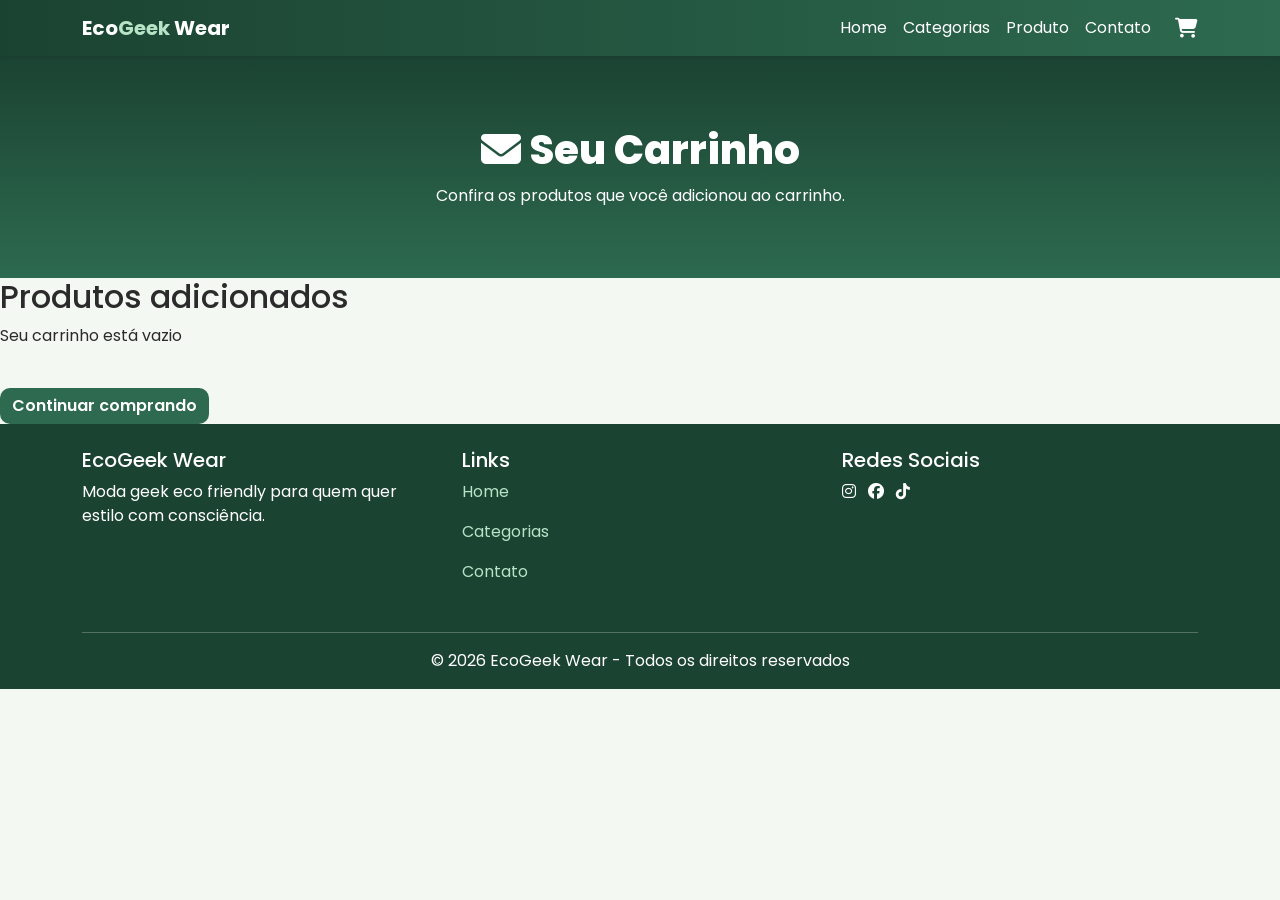
<file: pages/carrinho.html>
<!DOCTYPE html>
<html lang="pt-BR">
<head>
  <meta charset="UTF-8">
  <meta name="viewport" content="width=device-width, initial-scale=1.0">
  <title>EcoGeek Wear | Contato</title>

  <link href="https://cdn.jsdelivr.net/npm/bootstrap@5.3.3/dist/css/bootstrap.min.css" rel="stylesheet">
  <link rel="preconnect" href="https://fonts.googleapis.com">
  <link rel="preconnect" href="https://fonts.gstatic.com" crossorigin>
  <link href="https://fonts.googleapis.com/css2?family=Poppins:wght@300;400;600;700;800&display=swap" rel="stylesheet">
  <link rel="stylesheet" href="https://cdnjs.cloudflare.com/ajax/libs/font-awesome/6.5.1/css/all.min.css">
  <link rel="stylesheet" href="../css/global.css">
  <link rel="stylesheet" href="../css/carrinho.css">
</head>
<body>

  
    <nav class="navbar navbar-expand-lg shadow-sm">
        <div class="container">
            <a class="navbar-brand fw-bold" href="/index.html">
                Eco<span>Geek</span> Wear
            </a>

            <button class="navbar-toggler bg-light" type="button" data-bs-toggle="collapse" data-bs-target="#menuNavbar">
                <span class="navbar-toggler-icon"></span>
            </button>

            <div class="collapse navbar-collapse" id="menuNavbar">
                <ul class="navbar-nav ms-auto me-3">
                    <li class="nav-item"><a class="nav-link" href="../index.html">Home</a></li>
                    <li class="nav-item"><a class="nav-link" href="categorias.html">Categorias</a></li>
                    <li class="nav-item"><a class="nav-link" href="produto.html">Produto</a></li>
                    <li class="nav-item"><a class="nav-link active" href="contato.html">Contato</a></li>
                </ul>
                <a href="../pages/carrinho.html" class="cart-icon fs-5 text-decoration-none">
                    <i class="fa-solid fa-cart-shopping"></i>
                </a>
            </div>
        </div>
    </nav>

  <section class="page-banner">
    <div class="container">
      <h1><i class="fa-solid fa-envelope me-2"></i>Seu Carrinho</h1>
      <p class="mb-0">Confira os produtos que você adicionou ao carrinho.</p>
    </div>
  </section>
        
    <main>
        <h2>Produtos adicionados</h2>
        <div class="products-grid" id="lista-carrinho"></div>
        <br>
        <a href="produtos.html" class="btn btn-eco">Continuar comprando</a>
    </main>

    <footer class="pt-4 pb-3">
        <div class="container">
        <div class="row text-center text-md-start">
            <div class="col-md-4 mb-3">
            <h5>EcoGeek Wear</h5>
            <p>Moda geek eco friendly para quem quer estilo com consciência.</p>
            </div>

            <div class="col-md-4 mb-3">
            <h5>Links</h5>
            <p><a href="../index.html">Home</a></p>
            <p><a href="categorias.html">Categorias</a></p>
            <p><a href="contato.html">Contato</a></p>
            </div>

            <div class="col-md-4 mb-3">
            <h5>Redes Sociais</h5>
            <p>
                <i class="fa-brands fa-instagram me-2"></i>
                <i class="fa-brands fa-facebook me-2"></i>
                <i class="fa-brands fa-tiktok"></i>
            </p>
            </div>
        </div>

        <hr class="border-light">
        <p class="text-center mb-0">© 2026 EcoGeek Wear - Todos os direitos reservados</p>
        </div>
    </footer>

  <script src="https://cdn.jsdelivr.net/npm/bootstrap@5.3.3/dist/js/bootstrap.bundle.min.js"></script>
  <script src="../js/carrinho.js"></script>
</body>
</html>
</file>
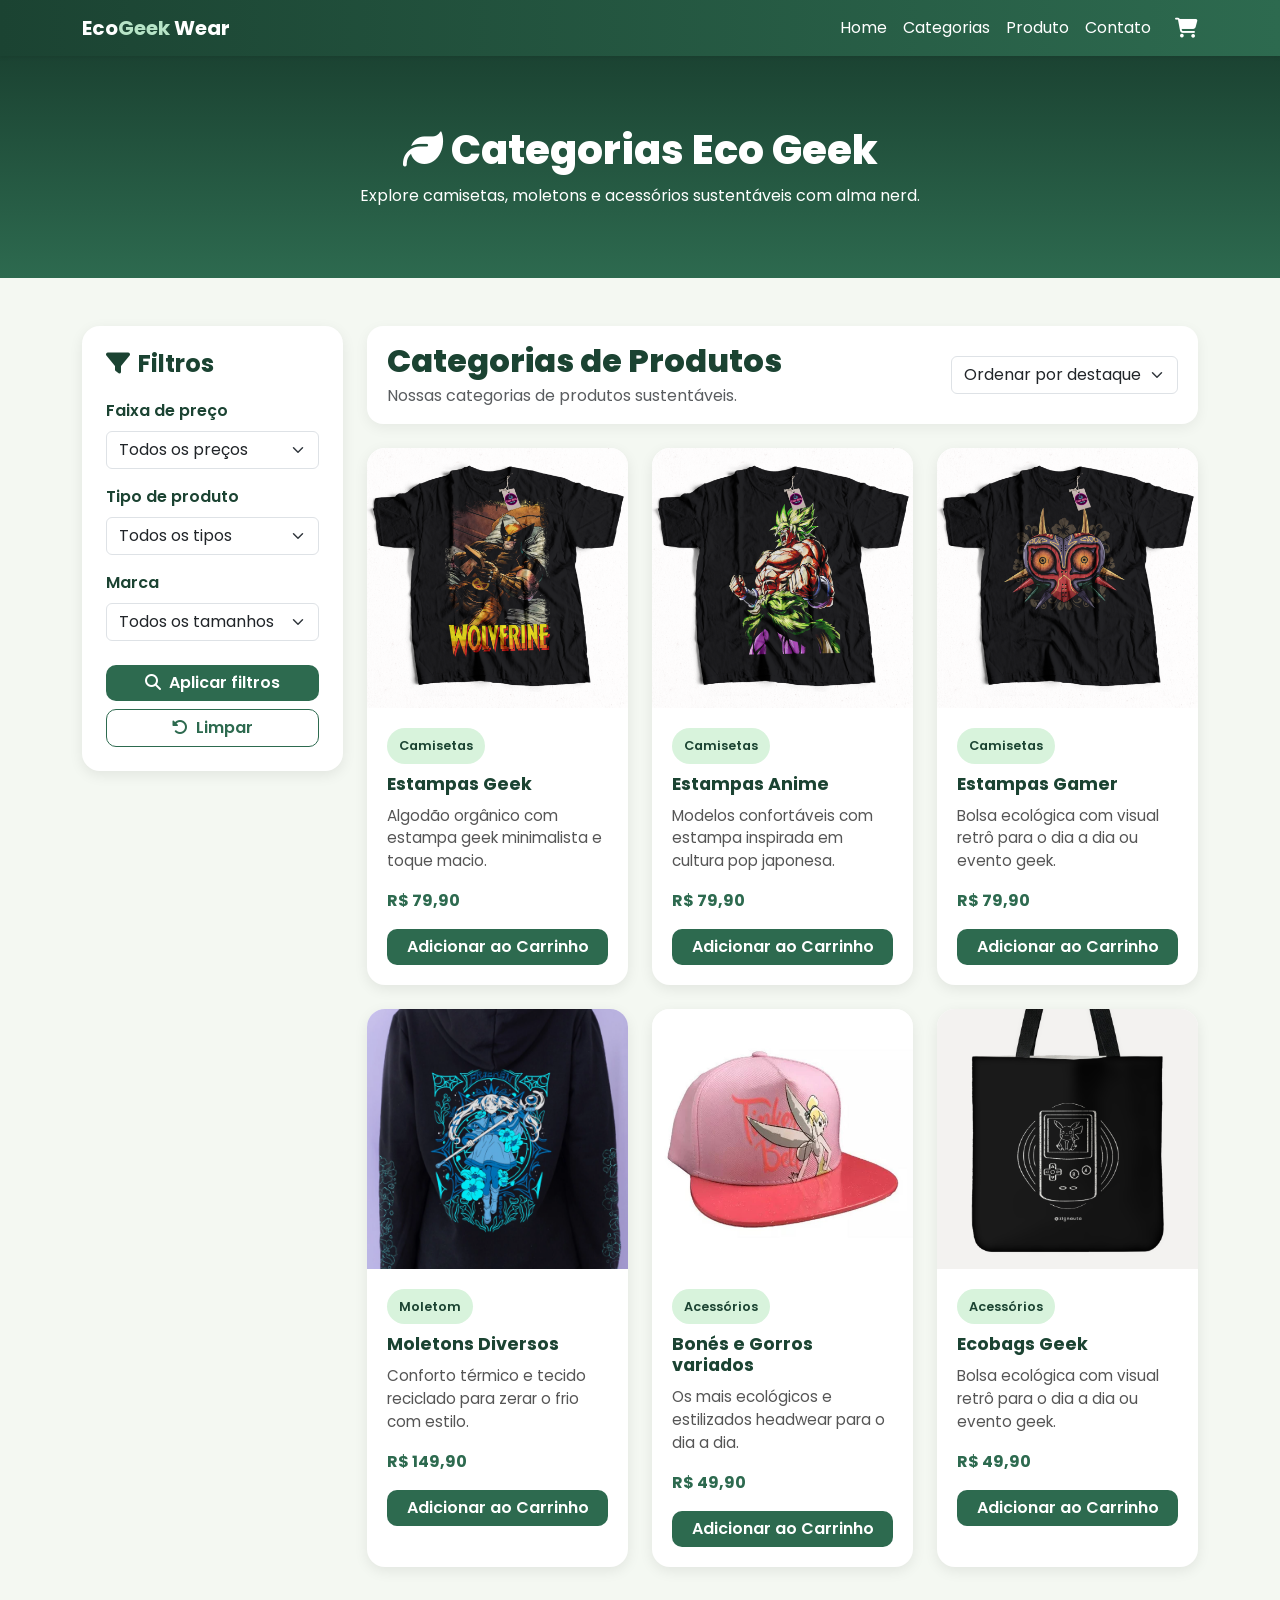
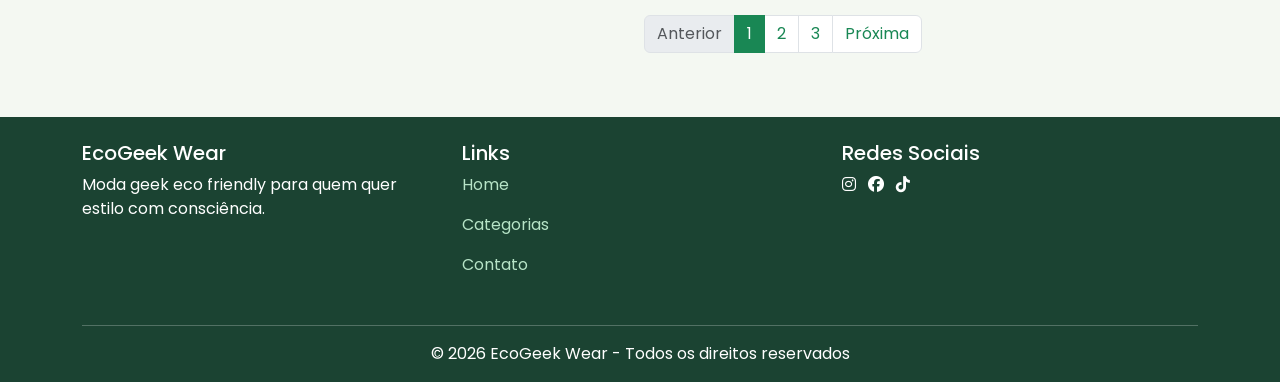
<file: pages/categorias.html>
<!DOCTYPE html>
<html lang="pt-BR">
<head>
  <meta charset="UTF-8">
  <meta name="viewport" content="width=device-width, initial-scale=1.0">
  <title>EcoGeek Wear | Categorias</title>

  <link href="https://cdn.jsdelivr.net/npm/bootstrap@5.3.3/dist/css/bootstrap.min.css" rel="stylesheet">

  <link rel="preconnect" href="https://fonts.googleapis.com">
  <link rel="preconnect" href="https://fonts.gstatic.com" crossorigin>
  <link href="https://fonts.googleapis.com/css2?family=Poppins:wght@300;400;600;700;800&display=swap" rel="stylesheet">
  <link rel="stylesheet" href="https://cdnjs.cloudflare.com/ajax/libs/font-awesome/6.5.1/css/all.min.css">
  <link rel="stylesheet" href="../css/global.css">
  <link rel="stylesheet" href="../css/categoria.css">
</head>
<body>

  <nav class="navbar navbar-expand-lg shadow-sm">
    <div class="container">
      <a class="navbar-brand fw-bold" href="/index.html">
        Eco<span>Geek</span> Wear
      </a>

      <button class="navbar-toggler bg-light" type="button" data-bs-toggle="collapse" data-bs-target="#menuNavbar">
        <span class="navbar-toggler-icon"></span>
      </button>

      <div class="collapse navbar-collapse" id="menuNavbar">
        <ul class="navbar-nav ms-auto me-3">
          <li class="nav-item"><a class="nav-link" href="../index.html">Home</a></li>
          <li class="nav-item"><a class="nav-link active" href="/pages/categorias.html">Categorias</a></li>
          <li class="nav-item"><a class="nav-link" href="/pages/produto.html">Produto</a></li>
          <li class="nav-item"><a class="nav-link" href="/pages/contato.html">Contato</a></li>
        </ul>
        <a href="../pages/carrinho.html" class="cart-icon fs-5 text-decoration-none">
          <i class="fa-solid fa-cart-shopping"></i>
        </a>
      </div>
    </div>
  </nav>

  <section class="page-banner">
    <div class="container">
      <h1><i class="fa-solid fa-leaf me-2"></i>Categorias Eco Geek</h1>
      <p class="mb-0">Explore camisetas, moletons e acessórios sustentáveis com alma nerd.</p>
    </div>
  </section>

  <section class="container py-5">
    <div class="row g-4">
      <aside class="col-lg-3">
        <div class="filters-box">
          <h4><i class="fa-solid fa-filter me-2"></i>Filtros</h4>

          <div class="mb-3">
            <label for="preco" class="form-label">Faixa de preço</label>
            <select id="preco" class="form-select">
              <option selected>Todos os preços</option>
              <option>Até R$ 50</option>
              <option>R$ 51 a R$ 100</option>
              <option>R$ 101 a R$ 150</option>
              <option>Acima de R$ 150</option>
            </select>
          </div>

          <div class="mb-3">
            <label for="tipo" class="form-label">Tipo de produto</label>
            <select id="tipo" class="form-select">
              <option selected>Todos os tipos</option>
              <option>Moletons</option>
              <option>Camisetas</option>
              <option>Acessórios</option>
            </select>
          </div>

          <div class="mb-4">
            <label for="marca" class="form-label">Marca</label>
            <select id="marca" class="form-select">
              <option selected>Todos os tamanhos</option>
              <option>GG</option>
              <option>G</option>
              <option>M</option>
              <option>P</option>
            </select>
          </div>

          <div class="d-grid gap-2">
            <button class="btn btn-eco">
              <i class="fa-solid fa-magnifying-glass me-2"></i>Aplicar filtros
            </button>
            <button class="btn btn-outline-eco">
              <i class="fa-solid fa-rotate-left me-2"></i>Limpar
            </button>
          </div>
        </div>
      </aside>

      <div class="col-lg-9">
        <div class="result-top d-flex flex-column flex-md-row justify-content-between align-items-md-center gap-2">
          <div>
            <h2 class="section-title mb-1">Categorias de Produtos</h2>
            <p class="mb-0 text-muted">Nossas categorias de produtos sustentáveis.</p>
          </div>

          <div>
            <select class="form-select">
              <option selected>Ordenar por destaque</option>
              <option>Menor preço</option>
              <option>Maior preço</option>
              <option>Mais vendidos</option>
            </select>
          </div>
        </div>

        <div class="products-grid">
          <div class="product-card">
            <img src="../img/heroi.webp" alt="Camiseta geek ecológica">
            <div class="product-info">
              <span class="badge-eco">Camisetas</span>
              <h5 class="product-title">Estampas Geek</h5>
              <p class="product-text">Algodão orgânico com estampa geek minimalista e toque macio.</p>
              <p class="price">R$ 79,90</p>
              <a href="#" class="btn btn-eco w-100">Adicionar ao Carrinho</a>
            </div>
          </div>

          <div class="product-card">
            <img src="../img/broly.webp" alt="Moletom geek sustentável">
            <div class="product-info">
              <span class="badge-eco">Camisetas</span>
              <h5 class="product-title">Estampas Anime</h5>
              <p class="product-text">Modelos confortáveis com estampa inspirada em cultura pop japonesa.</p>
              <p class="price">R$ 79,90</p>
              <a href="#" class="btn btn-eco w-100">Adicionar ao Carrinho</a>
            </div>
          </div>

          <div class="product-card">
            <img src="../img/gamer.png" alt="Ecobag geek">
            <div class="product-info">
              <span class="badge-eco">Camisetas</span>
              <h5 class="product-title">Estampas Gamer</h5>
              <p class="product-text">Bolsa ecológica com visual retrô para o dia a dia ou evento geek.</p>
              <p class="price">R$ 79,90</p>
              <a href="#" class="btn btn-eco w-100">Adicionar ao Carrinho</a>
            </div>
          </div>

          <div class="product-card">
            <img src="../img/moletom.webp" alt="Boné geek sustentável">
            <div class="product-info">
              <span class="badge-eco">Moletom</span>
              <h5 class="product-title">Moletons Diversos</h5>
              <p class="product-text">Conforto térmico e tecido reciclado para zerar o frio com estilo.</p>
              <p class="price">R$ 149,90</p>
              <a href="#" class="btn btn-eco w-100">Adicionar ao Carrinho</a>
            </div>
          </div>

          <div class="product-card">
            <img src="../img/boné.jpg" alt="Camiseta anime sustentável">
            <div class="product-info">
              <span class="badge-eco">Acessórios</span>
              <h5 class="product-title">Bonés e Gorros variados</h5>
              <p class="product-text">Os mais ecológicos e estilizados headwear para o dia a dia.</p>
              <p class="price">R$ 49,90</p>
              <a href="#" class="btn btn-eco w-100">Adicionar ao Carrinho</a>
            </div>
          </div>

          <div class="product-card">
            <img src="../img/eco.png" alt="Moletom gamer">
            <div class="product-info">
              <span class="badge-eco">Acessórios</span>
              <h5 class="product-title">Ecobags Geek</h5>
              <p class="product-text">Bolsa ecológica com visual retrô para o dia a dia ou evento geek.</p>
              <p class="price">R$ 49,90</p>
              <a href="#" class="btn btn-eco w-100">Adicionar ao Carrinho</a>
            </div>
          </div>   
        </div>

        <nav class="mt-5">
          <ul class="pagination justify-content-center">
            <li class="page-item disabled"><a class="page-link">Anterior</a></li>
            <li class="page-item active"><a class="page-link bg-success border-success" href="#">1</a></li>
            <li class="page-item"><a class="page-link text-success" href="#">2</a></li>
            <li class="page-item"><a class="page-link text-success" href="#">3</a></li>
            <li class="page-item"><a class="page-link text-success" href="#">Próxima</a></li>
          </ul>
        </nav>
      </div>
    </div>
  </section>

  <footer class="pt-4 pb-3">
    <div class="container">
      <div class="row text-center text-md-start">
        <div class="col-md-4 mb-3">
          <h5>EcoGeek Wear</h5>
          <p>Moda geek eco friendly para quem quer estilo com consciência.</p>
        </div>

        <div class="col-md-4 mb-3">
          <h5>Links</h5>
          <p><a href="../index.html">Home</a></p>
          <p><a href="categorias.html">Categorias</a></p>
          <p><a href="contato.html">Contato</a></p>
        </div>


        <div class="col-md-4 mb-3">
          <h5>Redes Sociais</h5>
          <p>
            <i class="fa-brands fa-instagram me-2"></i>
            <i class="fa-brands fa-facebook me-2"></i>
            <i class="fa-brands fa-tiktok"></i>
          </p>
        </div>
      </div>

      <hr class="border-light">
      <p class="text-center mb-0">© 2026 EcoGeek Wear - Todos os direitos reservados</p>
    </div>
  </footer>

  <script src="https://cdn.jsdelivr.net/npm/bootstrap@5.3.3/dist/js/bootstrap.bundle.min.js"></script>
  <script src="../js/index.js"></script>
  <script src="../js/carrinho.js"></script>
</body>
</html>
</file>
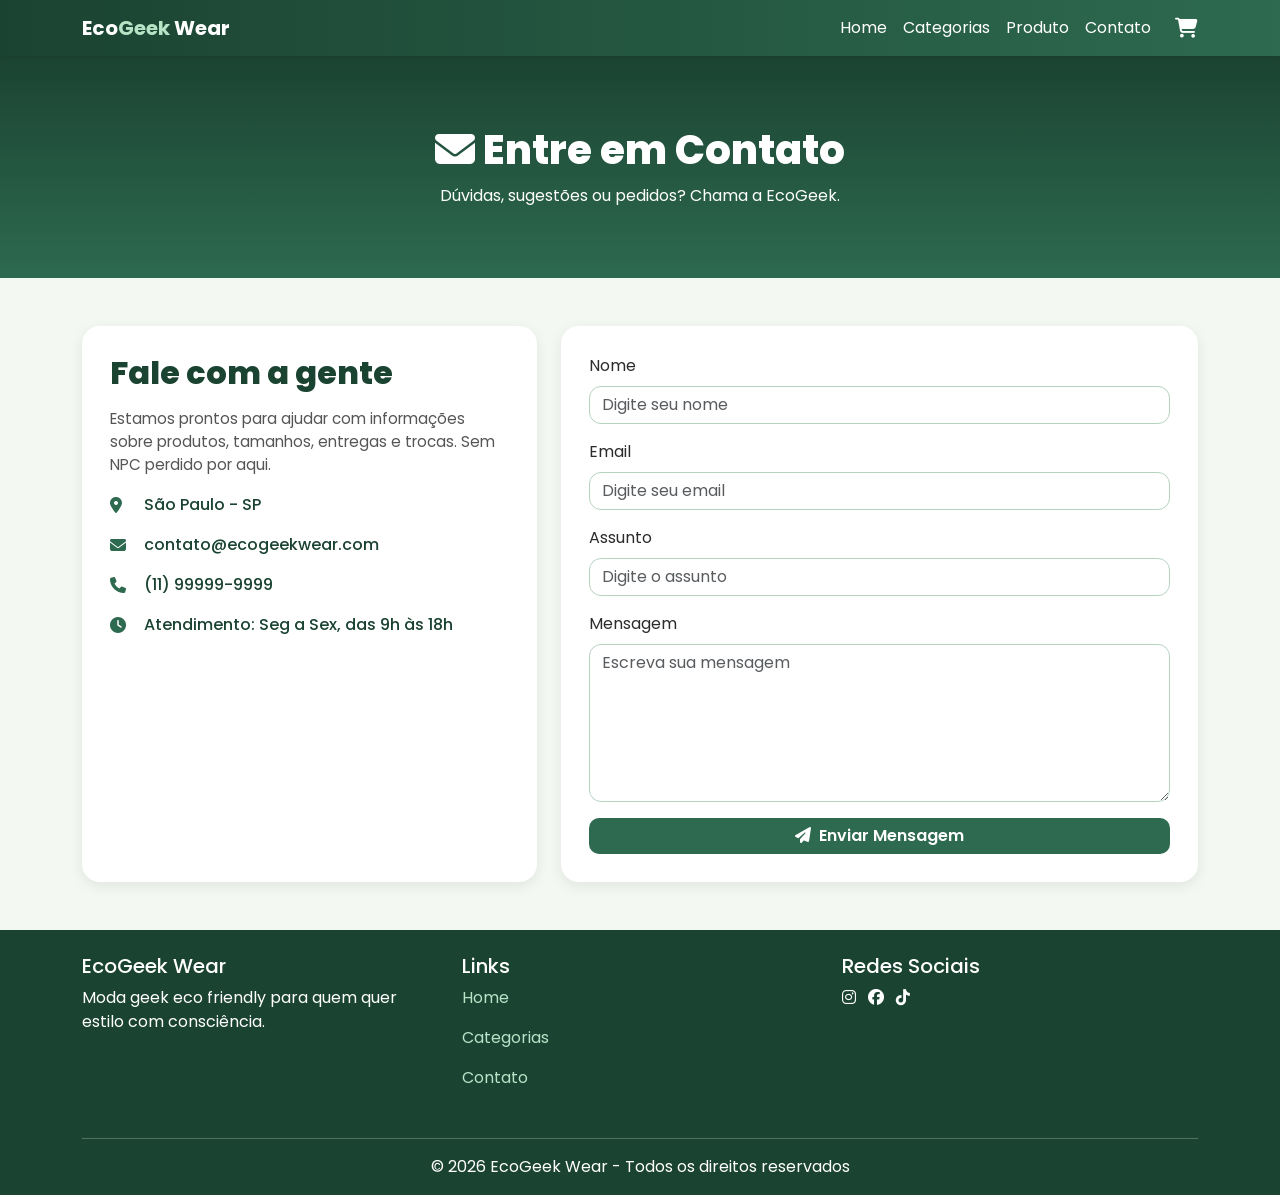
<file: pages/contato.html>
<!DOCTYPE html>
<html lang="pt-BR">
<head>
  <meta charset="UTF-8">
  <meta name="viewport" content="width=device-width, initial-scale=1.0">
  <title>EcoGeek Wear | Contato</title>

  <link href="https://cdn.jsdelivr.net/npm/bootstrap@5.3.3/dist/css/bootstrap.min.css" rel="stylesheet">
  <link rel="preconnect" href="https://fonts.googleapis.com">
  <link rel="preconnect" href="https://fonts.gstatic.com" crossorigin>
  <link href="https://fonts.googleapis.com/css2?family=Poppins:wght@300;400;600;700;800&display=swap" rel="stylesheet">
  <link rel="stylesheet" href="https://cdnjs.cloudflare.com/ajax/libs/font-awesome/6.5.1/css/all.min.css">
  <link rel="stylesheet" href="../css/global.css">
  <link rel="stylesheet" href="../css/contato.css">
</head>
<body>

  
  <nav class="navbar navbar-expand-lg shadow-sm">
    <div class="container">
      <a class="navbar-brand fw-bold" href="/index.html">
        Eco<span>Geek</span> Wear
      </a>

      <button class="navbar-toggler bg-light" type="button" data-bs-toggle="collapse" data-bs-target="#menuNavbar">
        <span class="navbar-toggler-icon"></span>
      </button>

      <div class="collapse navbar-collapse" id="menuNavbar">
        <ul class="navbar-nav ms-auto me-3">
          <li class="nav-item"><a class="nav-link" href="../index.html">Home</a></li>
          <li class="nav-item"><a class="nav-link" href="categorias.html">Categorias</a></li>
          <li class="nav-item"><a class="nav-link" href="produto.html">Produto</a></li>
          <li class="nav-item"><a class="nav-link active" href="contato.html">Contato</a></li>
        </ul>
        <a href="../pages/carrinho.html" class="cart-icon fs-5 text-decoration-none">
          <i class="fa-solid fa-cart-shopping"></i>
        </a>
      </div>
    </div>
  </nav>

  
  <section class="page-banner">
    <div class="container">
      <h1><i class="fa-solid fa-envelope me-2"></i>Entre em Contato</h1>
      <p class="mb-0">Dúvidas, sugestões ou pedidos? Chama a EcoGeek.</p>
    </div>
  </section>

  
  <section class="container py-5">
    <div class="contact-grid">
      
      <div class="contact-info-box">
        <h2 class="section-title mb-3">Fale com a gente</h2>
        <p class="product-text">
          Estamos prontos para ajudar com informações sobre produtos, tamanhos, entregas e trocas.
          Sem NPC perdido por aqui.
        </p>

        <div class="contact-item">
          <i class="fa-solid fa-location-dot"></i>
          <span>São Paulo - SP</span>
        </div>

        <div class="contact-item">
          <i class="fa-solid fa-envelope"></i>
          <span>contato@ecogeekwear.com</span>
        </div>

        <div class="contact-item">
          <i class="fa-solid fa-phone"></i>
          <span>(11) 99999-9999</span>
        </div>

        <div class="contact-item">
          <i class="fa-solid fa-clock"></i>
          <span>Atendimento: Seg a Sex, das 9h às 18h</span>
        </div>
      </div>

      <div class="contact-form-box">
        <form>
          <div class="mb-3">
            <label for="nome" class="form-label">Nome</label>
            <input type="text" class="form-control" id="nome" placeholder="Digite seu nome">
          </div>

          <div class="mb-3">
            <label for="email" class="form-label">Email</label>
            <input type="email" class="form-control" id="email" placeholder="Digite seu email">
          </div>

          <div class="mb-3">
            <label for="assunto" class="form-label">Assunto</label>
            <input type="text" class="form-control" id="assunto" placeholder="Digite o assunto">
          </div>

          <div class="mb-3">
            <label for="mensagem" class="form-label">Mensagem</label>
            <textarea class="form-control" id="mensagem" rows="6" placeholder="Escreva sua mensagem"></textarea>
          </div>

          <button type="submit" class="btn btn-eco w-100">
            <i class="fa-solid fa-paper-plane me-2"></i>Enviar Mensagem
          </button>
        </form>
      </div>

    </div>
  </section>

  
  <footer class="pt-4 pb-3">
    <div class="container">
      <div class="row text-center text-md-start">
        <div class="col-md-4 mb-3">
          <h5>EcoGeek Wear</h5>
          <p>Moda geek eco friendly para quem quer estilo com consciência.</p>
        </div>

        <div class="col-md-4 mb-3">
          <h5>Links</h5>
          <p><a href="../index.html">Home</a></p>
          <p><a href="categorias.html">Categorias</a></p>
          <p><a href="contato.html">Contato</a></p>
        </div>

        <div class="col-md-4 mb-3">
          <h5>Redes Sociais</h5>
          <p>
            <i class="fa-brands fa-instagram me-2"></i>
            <i class="fa-brands fa-facebook me-2"></i>
            <i class="fa-brands fa-tiktok"></i>
          </p>
        </div>
      </div>

      <hr class="border-light">
      <p class="text-center mb-0">© 2026 EcoGeek Wear - Todos os direitos reservados</p>
    </div>
  </footer>

  <script src="https://cdn.jsdelivr.net/npm/bootstrap@5.3.3/dist/js/bootstrap.bundle.min.js"></script>
</body>
</html>
</file>
<file: css/global.css>
body {
  font-family: 'Poppins', sans-serif;
  background-color: #f4f8f2;
  color: #2b2b2b;
  margin: 0;
  padding: 0;
}

/*NAVBAR*/
.navbar {
  background: linear-gradient(90deg, #1b4332, #2d6a4f);
}

.navbar-brand,
.nav-link,
.cart-icon {
  color: #fff !important;
}

.navbar-brand span {
  color: #b7e4c7;
}


/*BANNER INTERNO*/

.page-banner {
  background: linear-gradient(#1b4332, #2d6a4f);
  color: white;
  padding: 70px 0;
  text-align: center;
}

.page-banner h1 {
  font-weight: 800;
  margin-bottom: 10px;
}

/*TEXTOS E TÍTULOS*/
.section-title {
  font-weight: 800;
  color: #1b4332;
}

.price {
  color: #2d6a4f;
  font-weight: 700;
}

.product-text {
  font-size: 0.95rem;
  color: #555;
}

/*BOTÕES*/
.btn-eco {
  background-color: #2d6a4f;
  color: white;
  border: none;
  border-radius: 10px;
  font-weight: 600;
}

.btn-eco:hover {
  background-color: #1b4332;
  color: white;
}

.btn-outline-eco {
  border: 1px solid #2d6a4f;
  color: #2d6a4f;
  border-radius: 10px;
  font-weight: 600;
}

.btn-outline-eco:hover {
  background-color: #2d6a4f;
  color: white;
}

/*FOOTER*/
footer {
  background-color: #1b4332;
  color: white;
}

footer a {
  color: #b7e4c7;
  text-decoration: none;
}

footer a:hover {
  color: white;
}

/*PRODUTOS / GRID*/
.products-grid {
  display: grid;
  grid-template-columns: repeat(3, 1fr);
  gap: 24px;
}

.product-card {
  background-color: white;
  border-radius: 18px;
  overflow: hidden;
  box-shadow: 0 4px 14px rgba(0,0,0,0.08);
  transition: 0.3s;
  height: 100%;
}

.product-card:hover {
  transform: translateY(-6px);
}

.product-card img {
  width: 100%;
  height: 260px;
  object-fit: cover;
}

.product-info {
  padding: 20px;
}

.product-title {
  font-weight: 700;
  color: #1b4332;
  font-size: 1.1rem;
  margin-bottom: 10px;
}

.badge-eco {
  background-color: #d8f3dc;
  color: #1b4332;
  font-weight: 600;
  border-radius: 999px;
  padding: 8px 12px;
  font-size: 0.8rem;
  display: inline-block;
  margin-bottom: 10px;
}

/*DETALHES DO PRODUTO*/
.product-detail-box,
.contact-info-box,
.contact-form-box {
  background-color: white;
  border-radius: 18px;
  box-shadow: 0 4px 14px rgba(0,0,0,0.08);
}

.product-detail-box {
  padding: 30px;
}

.product-detail-grid {
  display: grid;
  grid-template-columns: 1fr 1fr;
  gap: 32px;
  align-items: center;
}

.product-detail-image img {
  width: 100%;
  border-radius: 18px;
  object-fit: cover;
}

.detail-price {
  font-size: 1.8rem;
  margin: 15px 0;
}

.product-specs {
  padding-left: 18px;
  margin: 20px 0;
  color: #444;
}

.product-specs li {
  margin-bottom: 8px;
}

/*RESPONSIVIDADE*/
@media (max-width: 992px) {
  .products-grid {
    grid-template-columns: repeat(2, 1fr);
  }

  .filters-box {
    position: static;
  }

  .product-detail-grid,
  .contact-grid {
    grid-template-columns: 1fr;
  }
}

@media (max-width: 768px) {
  .carousel-item img {
    height: 320px;
  }

  .hero-text h2 {
    font-size: 1.5rem;
  }
}

@media (max-width: 576px) {
  .products-grid {
    grid-template-columns: 1fr;
  }
}
</file>
<file: css/carrinho.css>
body {
  font-family: 'Poppins', sans-serif;
  background-color: #f4f8f2;
  color: #2b2b2b;
  margin: 0;
  padding: 0;
}

/*NAVBAR*/
.navbar {
  background: linear-gradient(90deg, #1b4332, #2d6a4f);
}

.navbar-brand,
.nav-link,
.cart-icon {
  color: #fff !important;
}

.navbar-brand span {
  color: #b7e4c7;
}


/*BANNER INTERNO*/

.page-banner {
  background: linear-gradient(#1b4332, #2d6a4f);
  color: white;
  padding: 70px 0;
  text-align: center;
}

.page-banner h1 {
  font-weight: 800;
  margin-bottom: 10px;
}
</file>
<file: css/categoria.css>
/*FILTROS*/
.filters-box {
  background-color: white;
  border-radius: 18px;
  padding: 24px;
  box-shadow: 0 4px 14px rgba(0,0,0,0.08);
  position: sticky;
  top: 20px;
}

.filters-box h4 {
  color: #1b4332;
  font-weight: 700;
  margin-bottom: 20px;
}

.form-label {
  font-weight: 600;
  color: #1b4332;
}

.result-top {
  background-color: white;
  border-radius: 16px;
  padding: 16px 20px;
  box-shadow: 0 4px 14px rgba(0,0,0,0.06);
  margin-bottom: 24px;
}

/*PAGINAÇÃO*/
.page-link {
  color: #2d6a4f;
}

.page-item.active .page-link {
  background-color: #2d6a4f;
  border-color: #2d6a4f;
}
</file>
<file: css/contato.css>
/*CONTATO*/
.contact-grid {
  display: grid;
  grid-template-columns: 1fr 1.4fr;
  gap: 24px;
}

.contact-info-box,
.contact-form-box {
  padding: 28px;
}

.contact-item {
  display: flex;
  align-items: center;
  gap: 12px;
  margin-bottom: 16px;
  color: #1b4332;
  font-weight: 500;
}

.contact-item i {
  width: 22px;
  color: #2d6a4f;
}

/*FORMULÁRIOS*/
.form-control,
.form-select {
  border-radius: 12px;
  border: 1px solid #b7d3c0;
}

.form-control:focus,
.form-select:focus {
  border-color: #2d6a4f;
  box-shadow: 0 0 0 0.2rem rgba(45, 106, 79, 0.2);
}
</file>
